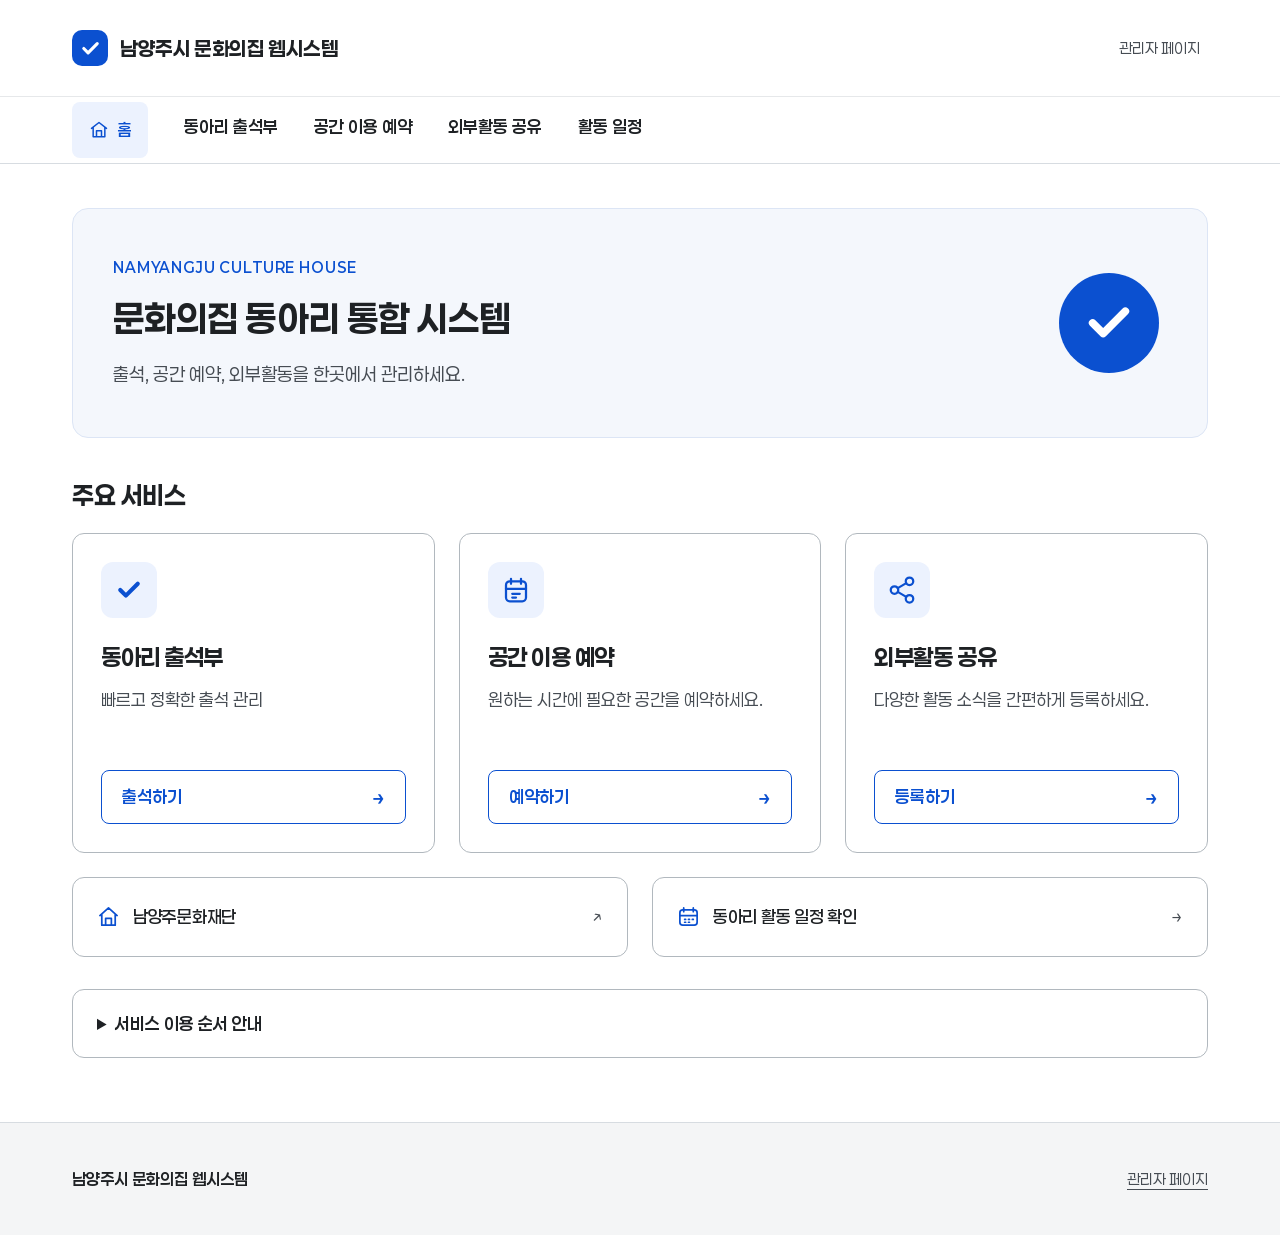
<file: index.html>
<!DOCTYPE html>
<html lang="ko">
<head>
<meta charset="utf-8">
<meta name="viewport" content="width=device-width, initial-scale=1">
<meta name="description" content="남양주시 문화의집 동아리 출석, 공간 예약, 외부활동 공유를 한곳에서 관리하는 통합 웹시스템입니다.">
<title>남양주시 문화의집 웹시스템</title>
<style>
:root{font-family:Pretendard,-apple-system,BlinkMacSystemFont,"Segoe UI",sans-serif;color:#252b33;background:#fff;font-synthesis:none;--blue:#2f80f7;--muted:#697582;--panel:#f5f6f8}*{box-sizing:border-box}body{margin:0}a{color:inherit;text-decoration:none}a:focus-visible{outline:3px solid #185dcc;outline-offset:6px}.skip{position:absolute;left:20px;top:-80px;padding:12px;background:#fff;z-index:5}.skip:focus{top:12px}header{max-width:1120px;margin:auto;padding:29px 32px;display:flex;align-items:center;gap:10px;border-bottom:1px solid #f0f2f5}header h1{font-size:15px;font-weight:700;letter-spacing:-.4px;margin:0}.brand-icon{width:27px;height:27px;background:var(--blue);border-radius:50%;display:grid;place-items:center;color:white}.brand-icon svg{width:17px;height:17px}main{max-width:1040px;margin:auto;padding:66px 32px 36px}.hero{text-align:center}.hero-mark{width:122px;height:122px;margin:0 auto 30px;border-radius:50%;background:var(--blue);display:grid;place-items:center}.hero-mark svg{width:68px;height:68px;color:#fff}.eyebrow{font-size:13px;font-weight:650;color:#788593;letter-spacing:1.5px;margin:0 0 13px}.hero h2{font-size:clamp(26px,4.2vw,42px);line-height:1.35;letter-spacing:-1.8px;margin:0;color:var(--blue);font-weight:800}.hero p{font-size:17px;line-height:1.8;color:#606b77;margin:17px 0 0;letter-spacing:-.5px}.features{margin-top:47px;background:var(--panel);padding:29px 24px;border-radius:30px;display:grid;grid-template-columns:repeat(3,1fr);gap:8px}.feature{display:flex;align-items:center;flex-direction:column;text-align:center;padding:20px 13px 23px;border-radius:23px;transition:background .2s,transform .2s}.feature:hover{background:#fff;transform:translateY(-3px)}.icon{height:64px;width:64px;background:var(--blue);color:#fff;border-radius:50%;display:grid;place-items:center;margin-bottom:21px}.icon svg{height:30px;width:30px}.feature:nth-child(2) .icon{background:#fff;color:var(--blue)}.feature:nth-child(3) .icon{background:#e3edfc;color:#2574e9}.feature h3{font-size:21px;letter-spacing:-.7px;margin:0 0 10px}.feature p{font-size:13px;line-height:1.7;color:var(--muted);margin:0;min-height:44px;word-break:keep-all}.action{font-size:13px;color:#2474e4;font-weight:700;display:inline-flex;gap:8px;align-items:center;margin-top:20px}.secondary{display:grid;grid-template-columns:1fr 1fr;gap:15px;margin-top:22px}.secondary a{border:1px solid #e8edf3;border-radius:19px;padding:22px 23px;display:flex;align-items:center;gap:13px;transition:background .2s}.secondary a:hover{background:#f7faff}.secondary svg{width:23px;height:23px;color:#7a8da5;flex-shrink:0}.secondary span{font-size:14px;font-weight:650;letter-spacing:-.3px}.secondary .arrow{margin-left:auto;color:#a0acb9;font-size:18px;font-weight:400}footer{margin:33px 0 0;text-align:center}footer a{font-size:12px;color:#647080;text-decoration:underline;text-underline-offset:4px}.sr-only{position:absolute;width:1px;height:1px;padding:0;margin:-1px;overflow:hidden;clip:rect(0,0,0,0);white-space:nowrap;border:0}svg{fill:none;stroke:currentColor;stroke-width:1.8;stroke-linecap:round;stroke-linejoin:round}svg.check{stroke-width:3.3}@media(max-width:620px){header{padding:21px 22px}header h1{font-size:13px}main{padding:43px 20px 30px}.hero-mark{width:102px;height:102px;margin-bottom:27px}.hero-mark svg{width:58px;height:58px}.eyebrow{font-size:11px}.hero h2{letter-spacing:-1px;font-size:28px;max-width:290px;margin:auto;word-break:keep-all}.hero p{font-size:14px;max-width:270px;margin:16px auto 0;word-break:keep-all}.features{margin-top:31px;grid-template-columns:1fr;padding:12px;border-radius:26px;gap:0}.feature{display:grid;grid-template-columns:58px 1fr;column-gap:17px;text-align:left;padding:22px 12px;align-items:center;border-radius:17px}.feature+.feature{border-top:1px solid #e6e9ee}.icon{grid-column:1;grid-row:1/4;width:54px;height:54px;margin:0}.icon svg{width:26px;height:26px}.feature h3{font-size:19px;margin:0 0 5px}.feature p{font-size:12px;min-height:0}.action{margin-top:10px;font-size:12px}.secondary{grid-template-columns:1fr;gap:11px;margin-top:17px}.secondary a{padding:20px;border-radius:17px}footer{margin-top:27px}}@media(prefers-reduced-motion:reduce){*{transition:none!important;transform:none!important}}
</style>
<link rel="stylesheet" href="css/krds-theme.css">
<style>.home-control{display:inline-flex!important;align-items:center!important;justify-content:center;gap:8px!important;min-height:48px;padding:10px 16px!important;border-radius:8px!important;font-family:Paperlogy,sans-serif!important;font-size:16px!important;font-weight:600!important;white-space:nowrap;line-height:1.5!important}.home-control svg{width:20px;height:20px;fill:none;stroke:currentColor;stroke-width:1.8;stroke-linecap:round;stroke-linejoin:round;flex-shrink:0}.home-control-a{border:1px solid #b1b8be!important;background:#fff!important;color:#1e2124!important}.home-control-a:hover{background:#ecf2fe!important;border-color:#0b50d0!important;color:#0b50d0!important}.home-control-b{border:1px solid transparent!important;background:#ecf2fe!important;color:#0b50d0!important}.home-control-b:hover{background:#d8e5fd!important}.primary-nav .home-control{margin:5px 0}.home-control:focus-visible{outline:3px solid #256ef4;outline-offset:4px}</style></head>
<body class="home-preview">
<svg aria-hidden="true" style="display:none"><defs>
<symbol id="check" viewBox="0 0 24 24"><path d="m5 12 4.5 4.5L19 7"/></symbol>
<symbol id="booking" viewBox="0 0 24 24"><rect x="4" y="5" width="16" height="16" rx="3"/><path d="M8 3v4m8-4v4M4 11h16m-11 4h6m-6 3h3"/></symbol>
<symbol id="share" viewBox="0 0 24 24"><circle cx="6" cy="12" r="3"/><circle cx="18" cy="5" r="3"/><circle cx="18" cy="19" r="3"/><path d="m8.6 10.5 6.8-4m-6.8 7 6.8 4"/></symbol>
<symbol id="home" viewBox="0 0 24 24"><path d="m3 11 9-8 9 8M5 10v11h14V10M9 21v-7h6v7"/></symbol>
<symbol id="calendar" viewBox="0 0 24 24"><rect x="3" y="5" width="18" height="16" rx="3"/><path d="M7 3v4m10-4v4M3 11h18m-13 4h1m3 0h1m3 0h1m-9 3h1m3 0h1"/></symbol>
</defs></svg>
<a href="#main-content" class="skip">본문 바로가기</a>
<header><div class="header-inner"><div class="brand-lockup"><span class="brand-icon" aria-hidden="true"><svg class="check"><use href="#check"/></svg></span><h1>남양주시 문화의집 웹시스템</h1></div><a class="header-link" href="admin.html">관리자 페이지</a></div><nav class="primary-nav" aria-label="주 메뉴"><div class="primary-nav-inner"><a href="index.html" aria-current="page" class="home-control home-control-b"><svg viewBox="0 0 24 24" aria-hidden="true"><path d="m3 10 9-7 9 7M5 9v11h14V9M9 20v-7h6v7"/></svg><span>홈</span></a><a href="attendance.html">동아리 출석부</a><a href="booking.html">공간 이용 예약</a><a href="external.html">외부활동 공유</a><a href="calendar.html">활동 일정</a></div></nav></header>
<main id="main-content">
<section class="hero" aria-labelledby="page-intro-title">
<div class="hero-mark" aria-hidden="true"><svg class="check"><use href="#check"/></svg></div>
<div class="eyebrow" aria-hidden="true">NAMYANGJU CULTURE HOUSE</div>
<h2 id="page-intro-title">문화의집 동아리 통합 시스템</h2>
<p>출석, 공간 예약, 외부활동을 한곳에서 관리하세요.</p>
</section>
<h2 class="section-heading">주요 서비스</h2><nav class="features" aria-label="주요 기능">
<a class="feature" href="attendance.html"><div class="icon" aria-hidden="true"><svg class="check"><use href="#check"/></svg></div><h3>동아리 출석부</h3><p>빠르고 정확한 출석 관리</p><span class="action">출석하기 <span aria-hidden="true">→</span></span></a>
<a class="feature" href="booking.html"><div class="icon" aria-hidden="true"><svg><use href="#booking"/></svg></div><h3>공간 이용 예약</h3><p>원하는 시간에 필요한 공간을 예약하세요.</p><span class="action">예약하기 <span aria-hidden="true">→</span></span></a>
<a class="feature" href="external.html"><div class="icon" aria-hidden="true"><svg><use href="#share"/></svg></div><h3>외부활동 공유</h3><p>다양한 활동 소식을 간편하게 등록하세요.</p><span class="action">등록하기 <span aria-hidden="true">→</span></span></a>
</nav>
<nav class="secondary" aria-label="관련 서비스">
<a href="https://www.nyjcf.or.kr/www/1" target="_blank" rel="noopener noreferrer"><svg aria-hidden="true"><use href="#home"/></svg><span>남양주문화재단<span class="sr-only"> (새 창 열림)</span></span><span class="arrow" aria-hidden="true">↗</span></a>
<a href="calendar.html"><svg aria-hidden="true"><use href="#calendar"/></svg><span>동아리 활동 일정 확인</span><span class="arrow" aria-hidden="true">→</span></a>
</nav>
<details class="usage-guide"><summary>서비스 이용 순서 안내</summary><div class="guide-content"><div><h3>동아리 출석부</h3><p>요일 선택 → 동아리 선택 → 회원 선택 → 출석 제출</p></div><div><h3>공간 이용 예약</h3><p>예약 화면에서 공간과 일정을 확인한 후 예약 정보를 입력하세요.</p></div><div><h3>외부활동 공유</h3><p>활동 등록 화면에서 활동 내용을 입력하고 등록하세요.</p></div></div></details>
</main><footer class="site-footer"><p>남양주시 문화의집 웹시스템</p><a href="admin.html">관리자 페이지</a></footer>
</body>
</html>
</file>
<file: css/krds-theme.css>
@font-face{font-family:Paperlogy;src:url('../fonts/Paperlogy-4Regular.ttf') format('truetype');font-weight:400;font-display:swap}
@font-face{font-family:Paperlogy;src:url('../fonts/Paperlogy-5Medium.ttf') format('truetype');font-weight:500;font-display:swap}
@font-face{font-family:Paperlogy;src:url('../fonts/Paperlogy-6SemiBold.ttf') format('truetype');font-weight:600;font-display:swap}
@font-face{font-family:Paperlogy;src:url('../fonts/Paperlogy-7Bold.ttf') format('truetype');font-weight:700;font-display:swap}
@font-face{font-family:Paperlogy;src:url('../fonts/Paperlogy-8ExtraBold.ttf') format('truetype');font-weight:800;font-display:swap}
/* KRDS 참고 확장형 시안: 기관 서체는 사용자 지정 Paperlogy 적용. */
:root{--brand:#0b50d0;--brand-hover:#083e9e;--ink:#1e2124;--sub:#464c53;--line:#b1b8be;--light-line:#d7dce1;--canvas:#f4f5f6;--blue:var(--brand);--muted:var(--sub);--panel:var(--canvas);font-family:Paperlogy,sans-serif;font-size:16px;color:var(--ink);background:#fff}
body{font-family:Paperlogy,sans-serif!important;font-size:17px;line-height:1.6;letter-spacing:0;background:#fff;color:var(--ink)}
button,input,select,textarea{font-family:Paperlogy,sans-serif!important;font-size:inherit;line-height:1.5}
h1,h2,h3,h4,.magazine-title{font-family:Paperlogy,sans-serif!important;font-weight:700!important;line-height:1.4!important;letter-spacing:-.02em!important;word-break:keep-all}
button,a,input,select,textarea,summary{-webkit-tap-highlight-color:transparent}
a:focus-visible,button:focus-visible,input:focus-visible,select:focus-visible,textarea:focus-visible,summary:focus-visible{outline:3px solid #256ef4!important;outline-offset:4px!important}
button{min-height:48px}input:not([type=checkbox]):not([type=radio]):not([type=hidden]),select,textarea{border:1px solid #58616a!important;border-radius:8px!important;padding:12px 16px!important;background:#fff;color:var(--ink);min-height:48px}
input[type=checkbox],input[type=radio]{accent-color:var(--brand);width:20px;height:20px}input:disabled,select:disabled,textarea:disabled{background:#e6e8ea!important;color:#58616a}button:disabled{cursor:not-allowed}
input[aria-invalid=true],select[aria-invalid=true],textarea[aria-invalid=true]{border:2px solid #bd2c0f!important}
label{font-weight:600;line-height:1.5}table{border-collapse:collapse}th{background:#eef2f7;font-weight:700}th,td{padding:14px 16px;line-height:1.5;border-bottom:1px solid #d7dce1}
body:not(.home-preview)>header{background:#fff!important;border-bottom:1px solid var(--light-line)!important}body:not(.home-preview) main{padding-top:40px;padding-bottom:64px}
.bg-primary,.bg-accent-bg{background-color:var(--brand)!important;color:white!important}.bg-primary:hover,.bg-accent-bg:hover{background-color:var(--brand-hover)!important}.text-primary{color:var(--ink)!important}.text-accent-bg{color:var(--brand)!important}.border-outline{border-color:var(--light-line)!important}.text-gray-400,.text-gray-500{color:#58616a!important}.text-xs{font-size:14px!important;line-height:1.5!important}.text-sm{font-size:16px!important;line-height:1.5!important}.text-base{font-size:17px!important;line-height:1.6!important}.text-lg{line-height:1.6!important}
.step-indicator{gap:16px;flex-wrap:wrap}.step-indicator li{color:var(--sub);font-size:17px;line-height:1.5}.step-indicator li .step-num{border:1px solid #b1b8be;background:white;color:#464c53}.step-indicator li[aria-current=step]{color:var(--brand);font-weight:700}.step-indicator li[aria-current=step] .step-num,.step-indicator li.done .step-num{background:var(--brand);border-color:var(--brand);color:white}
#day-buttons button,#club-buttons button,#member-list button{border:1px solid #b1b8be;border-radius:12px;min-height:64px;background:#fff}#day-buttons button.selected,#club-buttons button.selected,#member-list button.selected,.btn.selected{background:#ecf2fe!important;border:2px solid var(--brand)!important;color:var(--brand)!important}#day-buttons button.selected *,#club-buttons button.selected *,#member-list button.selected *{color:var(--brand)!important}
.modal-panel{border-radius:16px;border:1px solid var(--light-line);line-height:1.6}.fc .fc-button-primary{background:var(--brand)!important;border-color:var(--brand)!important}.fc .fc-button-primary:hover{background:var(--brand-hover)!important}.fc .fc-button-primary:disabled{background:#e6e8ea!important;color:#58616a!important;border-color:#b1b8be!important}
.skip:focus,.skip-link:focus{position:fixed;top:12px;left:12px;z-index:9999;background:#fff;color:var(--brand);border:2px solid var(--brand);padding:12px 20px}
/* 기관 식별과 주 탐색 */
.home-preview header{max-width:none;padding:0;margin:0;border-bottom:1px solid var(--light-line);display:block}.header-inner{max-width:1200px;margin:auto;padding:24px 32px;display:flex;align-items:center;justify-content:space-between;gap:24px}.brand-lockup{display:flex;align-items:center;gap:12px}.home-preview header h1{font-size:20px!important;letter-spacing:-.02em}.brand-icon{width:36px;height:36px;background:var(--brand);border-radius:10px}.brand-icon svg{width:23px;height:23px}.header-link{display:inline-flex;align-items:center;min-height:48px;font-size:15px;color:var(--sub);padding:8px;white-space:nowrap}.primary-nav{border-top:1px solid #e6e8ea}.primary-nav-inner{max-width:1200px;margin:auto;padding:0 32px;display:flex;gap:36px}.primary-nav a{padding:16px 0;min-height:56px;font-weight:600;font-size:17px;border-bottom:3px solid transparent}.primary-nav a:hover,.primary-nav a[aria-current=page]{border-color:var(--brand);color:var(--brand)}
.home-preview main{max-width:1200px;padding:44px 32px 64px}.hero{position:relative;background:#f4f7fc;border:1px solid #dce5f5;border-radius:16px;text-align:left;padding:48px 190px 48px 40px}.hero-mark{position:absolute;right:48px;top:50%;transform:translateY(-50%);width:100px;height:100px;margin:0;background:var(--brand)}.hero-mark svg{width:56px;height:56px}.eyebrow{color:var(--brand);font-weight:600;letter-spacing:.06em;font-size:14px;margin-bottom:14px}.hero h2{font-size:36px;line-height:1.4;letter-spacing:-.03em;color:var(--ink);margin:0;max-width:none}.hero p{font-size:18px;line-height:1.6;color:var(--sub);margin:16px 0 0;letter-spacing:0}.section-heading{margin:40px 0 20px;font-size:25px;font-weight:700;line-height:1.4}
.features{margin:0;padding:0;background:transparent;gap:24px;border-radius:0;display:grid;grid-template-columns:repeat(3,minmax(0,1fr))}.feature{padding:28px;display:flex;align-items:flex-start;text-align:left;border:1px solid #b1b8be;border-radius:12px;background:#fff;transition:background .15s,border-color .15s;transform:none!important}.feature:hover{background:#f7f9fd;border-color:var(--brand)}.icon,.feature:nth-child(2) .icon,.feature:nth-child(3) .icon{width:56px;height:56px;border-radius:12px;margin:0 0 24px;background:#ecf2fe;color:var(--brand)}.feature h3{font-size:23px;margin-bottom:12px}.feature p{font-size:17px;line-height:1.6;min-height:56px;margin:0;color:var(--sub)}.action{margin-top:28px;min-height:48px;border:1px solid var(--brand);border-radius:8px;padding:10px 20px;font-size:17px;font-weight:600;color:var(--brand);display:flex;align-items:center;justify-content:space-between;width:100%}.feature:first-child .action{background:var(--brand);color:#fff}.action span{font-size:20px}
.secondary{gap:24px;margin-top:24px}.secondary a{min-height:80px;padding:22px 24px;border:1px solid #b1b8be;border-radius:12px}.secondary span{font-size:17px;font-weight:500}.secondary svg{color:var(--brand)}.secondary .arrow{color:var(--sub)}
.usage-guide{border:1px solid #b1b8be;border-radius:12px;margin-top:32px;background:#fff}.usage-guide summary{padding:20px 24px;cursor:pointer;font-size:17px;font-weight:600;min-height:64px}.guide-content{border-top:1px solid #d7dce1;padding:24px;display:grid;grid-template-columns:repeat(3,1fr);gap:24px}.guide-content h3{font-size:17px;margin:0 0 8px}.guide-content p{font-size:16px;color:var(--sub);line-height:1.7;margin:0}.site-footer{background:#f4f5f6;border-top:1px solid var(--light-line);margin:0;text-align:left;padding:32px max(24px,calc((100vw - 1136px)/2));display:flex;align-items:center;justify-content:space-between;gap:24px}.site-footer p{margin:0;font-size:16px;font-weight:600}.site-footer a{display:inline-flex;min-height:48px;align-items:center;font-size:15px;color:var(--sub)}
@media(max-width:767px){.header-inner{padding:16px 20px;gap:12px}.home-preview header h1{font-size:16px!important;max-width:220px}.header-link{font-size:14px}.primary-nav-inner{padding:0 20px;gap:24px;overflow-x:auto}.primary-nav a{font-size:16px;white-space:nowrap}.home-preview main{padding:24px 20px 40px}.hero{padding:28px 24px;border-radius:12px}.hero-mark{position:static;transform:none;width:64px;height:64px;margin:0 0 24px}.hero-mark svg{width:36px;height:36px}.hero h2{font-size:28px;max-width:none;margin:0}.hero p{font-size:17px;max-width:none;margin:12px 0 0}.eyebrow{font-size:12px}.section-heading{font-size:23px;margin:32px 0 16px}.features{grid-template-columns:1fr;gap:16px}.feature{display:flex;padding:24px}.feature+.feature{border:1px solid #b1b8be}.feature h3{font-size:23px}.feature p{font-size:17px;min-height:0}.icon{margin-bottom:20px}.action{margin-top:20px}.secondary{grid-template-columns:1fr;gap:16px;margin-top:16px}.secondary a{padding:20px}.guide-content{grid-template-columns:1fr}.site-footer{padding:24px 20px;align-items:flex-start;flex-direction:column;gap:8px}.step-indicator{gap:8px}.step-indicator li{font-size:15px}}
@media(forced-colors:active){.feature,.action,.hero,.icon{border:1px solid CanvasText}.hero h2{color:CanvasText}}@media(prefers-reduced-motion:reduce){*{scroll-behavior:auto!important;transition:none!important}}
/* B안: 서비스 이동 버튼의 기본/누름 상태 통일 */
.home-preview .feature .action,
.home-preview .feature:first-child .action{background:#fff;color:var(--brand);border:1px solid var(--brand);transition:background-color .12s,color .12s}
.home-preview .feature:active .action,
.home-preview .feature:first-child:active .action{background:var(--brand);color:#fff;border-color:var(--brand)}
/* 모든 서비스 버튼: 기본 흰색 / 가리키기·키보드 초점·누름 파란색 */
.home-preview .feature .action,.home-preview .feature:first-child .action{background:#fff;color:var(--brand)}
.home-preview .feature:is(:hover,:focus-visible,:active) .action,.home-preview .feature:first-child:is(:hover,:focus-visible,:active) .action{background:var(--brand);color:#fff}
.schedule-tools{border:1px solid #d7dce1;border-radius:12px;padding:24px;background:#fff}.schedule-intro{display:flex;justify-content:space-between;align-items:flex-start;gap:16px;flex-wrap:wrap}.schedule-intro h3{font-size:23px;margin:0}.schedule-intro p{font-size:15px;color:#464c53;margin:8px 0 0;line-height:1.6}.schedule-mode{display:flex;gap:4px;padding:4px;background:#f4f5f6;border-radius:10px}.schedule-mode button{border:0;border-radius:8px;padding:10px 16px;min-height:44px;background:transparent;color:#464c53;font-weight:600}.schedule-mode button[aria-pressed=true]{background:#0b50d0;color:#fff}.schedule-day-picker{display:grid;grid-template-columns:repeat(7,minmax(0,1fr));gap:8px;margin-top:24px}.schedule-day-picker button{border:1px solid #b1b8be;border-radius:8px;background:#fff;color:#464c53;min-height:48px;font-size:16px}.schedule-day-picker button[aria-pressed=true]{background:#0b50d0;color:white;border-color:#0b50d0}.schedule-day-picker button:hover{border-color:#0b50d0}.schedule-notice{padding:14px 16px;background:#f4f5f6;border-radius:8px;font-size:15px;color:#464c53;margin-top:20px;line-height:1.6}.schedule-list-title{font-size:20px;margin:24px 0 16px!important}.schedule-list{list-style:none;padding:0;margin:0;display:grid;gap:12px}.schedule-record{padding:20px;border:1px solid #d7dce1;border-radius:12px;display:grid;grid-template-columns:150px 1fr;gap:20px;align-items:center;background:white;border-left:4px solid #0b50d0}.schedule-record time{font-size:17px;font-weight:600;color:#0b50d0;font-variant-numeric:tabular-nums}.schedule-record strong{font-size:18px;overflow-wrap:anywhere}.schedule-record small{display:block;font-size:14px;color:#58616a;margin-top:5px}.schedule-empty{padding:24px;background:#f4f5f6;border:1px dashed #b1b8be;border-radius:12px;color:#464c53;font-size:16px}.schedule-scroll-hint{font-size:14px;color:#464c53;margin:0 0 16px}.schedule-grid-shell{overflow:auto;border:1px solid #b1b8be;border-radius:12px;padding:20px;background:#fff}.schedule-grid-shell #timetable-view-container{min-width:1100px}.schedule-grid-shell[hidden],#schedule-list-panel[hidden],.schedule-day-picker[hidden]{display:none!important}#booking-schedule-section>[role=group]{display:grid;grid-template-columns:repeat(4,1fr);gap:8px}#booking-schedule-section>[role=group] button{font-size:16px!important;min-height:48px}.booking-preview-note{margin:0 0 24px;padding:12px 16px;background:#ecf2fe;color:#0b50d0;border-radius:8px;font-size:15px}.schedule-list-status{font-size:15px;color:#464c53;margin:16px 0 0}button[aria-pressed]:focus-visible{outline:3px solid #256ef4;outline-offset:3px}
@media(max-width:767px){#main-content{padding-left:20px!important;padding-right:20px!important}#booking-form-section{padding:24px 20px!important}#booking-schedule-section>[role=group]{grid-template-columns:repeat(2,1fr)}.schedule-tools{padding:20px 16px}.schedule-intro{display:block}.schedule-intro h3{font-size:23px}.schedule-mode{margin-top:20px;width:100%}.schedule-mode button{flex:1;padding:10px 8px;font-size:15px}.schedule-day-picker{gap:5px;margin-top:20px}.schedule-day-picker button{font-size:15px;padding:8px 0;min-width:0}.schedule-record{grid-template-columns:1fr;gap:8px;padding:18px 16px}.schedule-record time{font-size:18px}.schedule-record strong{font-size:18px}.schedule-grid-shell{padding:16px}.schedule-grid-shell #timetable-view-container .timetable-grid>div:first-child{position:sticky;left:0;z-index:20}.schedule-notice{font-size:14px}.schedule-intro p{font-size:15px}}
/* 모바일: 요일은 가로, 시간은 세로인 주간 전체표 */
#mobile-week-panel{display:none}#mobile-week-panel[hidden]{display:none!important}.week-help{font-size:14px;color:#464c53;line-height:1.6;margin:18px 0 12px}.mobile-week-grid{display:grid;grid-template-columns:40px repeat(6,minmax(0,1fr));grid-template-rows:42px repeat(19,40px);border:1px solid #b1b8be;border-radius:8px;overflow:hidden;background:white;isolation:isolate}.week-corner,.week-day{background:#eef2f7;display:flex;align-items:center;justify-content:center;font-size:15px;font-weight:600;border-right:1px solid #d7dce1;border-bottom:1px solid #b1b8be}.week-time{font-size:10px;color:#464c53;display:flex;justify-content:center;align-items:flex-start;padding-top:2px;background:#f4f5f6;border-right:1px solid #b1b8be;font-variant-numeric:tabular-nums}.week-cell{border-right:1px solid #e6e8ea;border-bottom:1px solid #e6e8ea}.week-closed{background:#e6e8ea}.week-closed-label{text-align:center;align-self:center;font-size:11px;color:#464c53;z-index:1;line-height:1.8;pointer-events:none}.week-event{min-height:0!important;min-width:0;margin:2px 1px;padding:5px 2px!important;background:#ecf2fe;color:#083e9e;border:1px solid #a8c4f4;border-left:3px solid #0b50d0;border-radius:5px;z-index:2;text-align:left;display:flex;flex-direction:column;justify-content:flex-start;overflow:auto;gap:4px;word-break:break-all}.week-event strong{font-size:12px;line-height:1.45;font-weight:600}.week-event span{font-size:10px;line-height:1.5;letter-spacing:-.03em;font-variant-numeric:tabular-nums}.week-event:hover,.week-event:active{background:#0b50d0;color:white}.week-event:focus-visible{outline-offset:-3px!important}#week-detail-dialog{border:1px solid #b1b8be;border-radius:16px;max-width:calc(100vw - 40px);width:400px;padding:28px;color:#1e2124;font-family:Paperlogy,sans-serif}#week-detail-dialog::backdrop{background:#0008}#week-detail-dialog h2{font-size:23px;margin:0 0 16px}#week-detail-dialog p{font-size:17px;line-height:1.7}#week-detail-dialog button{width:100%;background:#0b50d0;color:white;border:0;border-radius:8px;margin-top:16px;padding:12px}@media(max-width:767px){#mobile-week-panel:not([hidden]){display:block}.schedule-grid-shell{display:none!important}.schedule-tools{padding:20px 10px}.schedule-notice{padding:12px 10px}.mobile-week-grid{width:100%}}
/* 시간표 이용 상태 및 시간 중앙 정렬 */
.week-event{align-items:center;justify-content:center;text-align:center;padding:4px 1px!important;border-left-width:1px;gap:5px}
.week-event strong{white-space:nowrap;word-break:keep-all;font-size:11px;line-height:1.5}
.week-event span{display:block;width:100%;text-align:center;font-size:10px;line-height:1.5}
.schedule-record{text-align:center}.schedule-record time,.schedule-record strong,.schedule-record small{text-align:center}
/* 모바일에서는 중복되는 가로 스크롤 주 메뉴를 숨긴다. */
@media(max-width:767px){.home-preview .primary-nav{display:none}}
</file>
